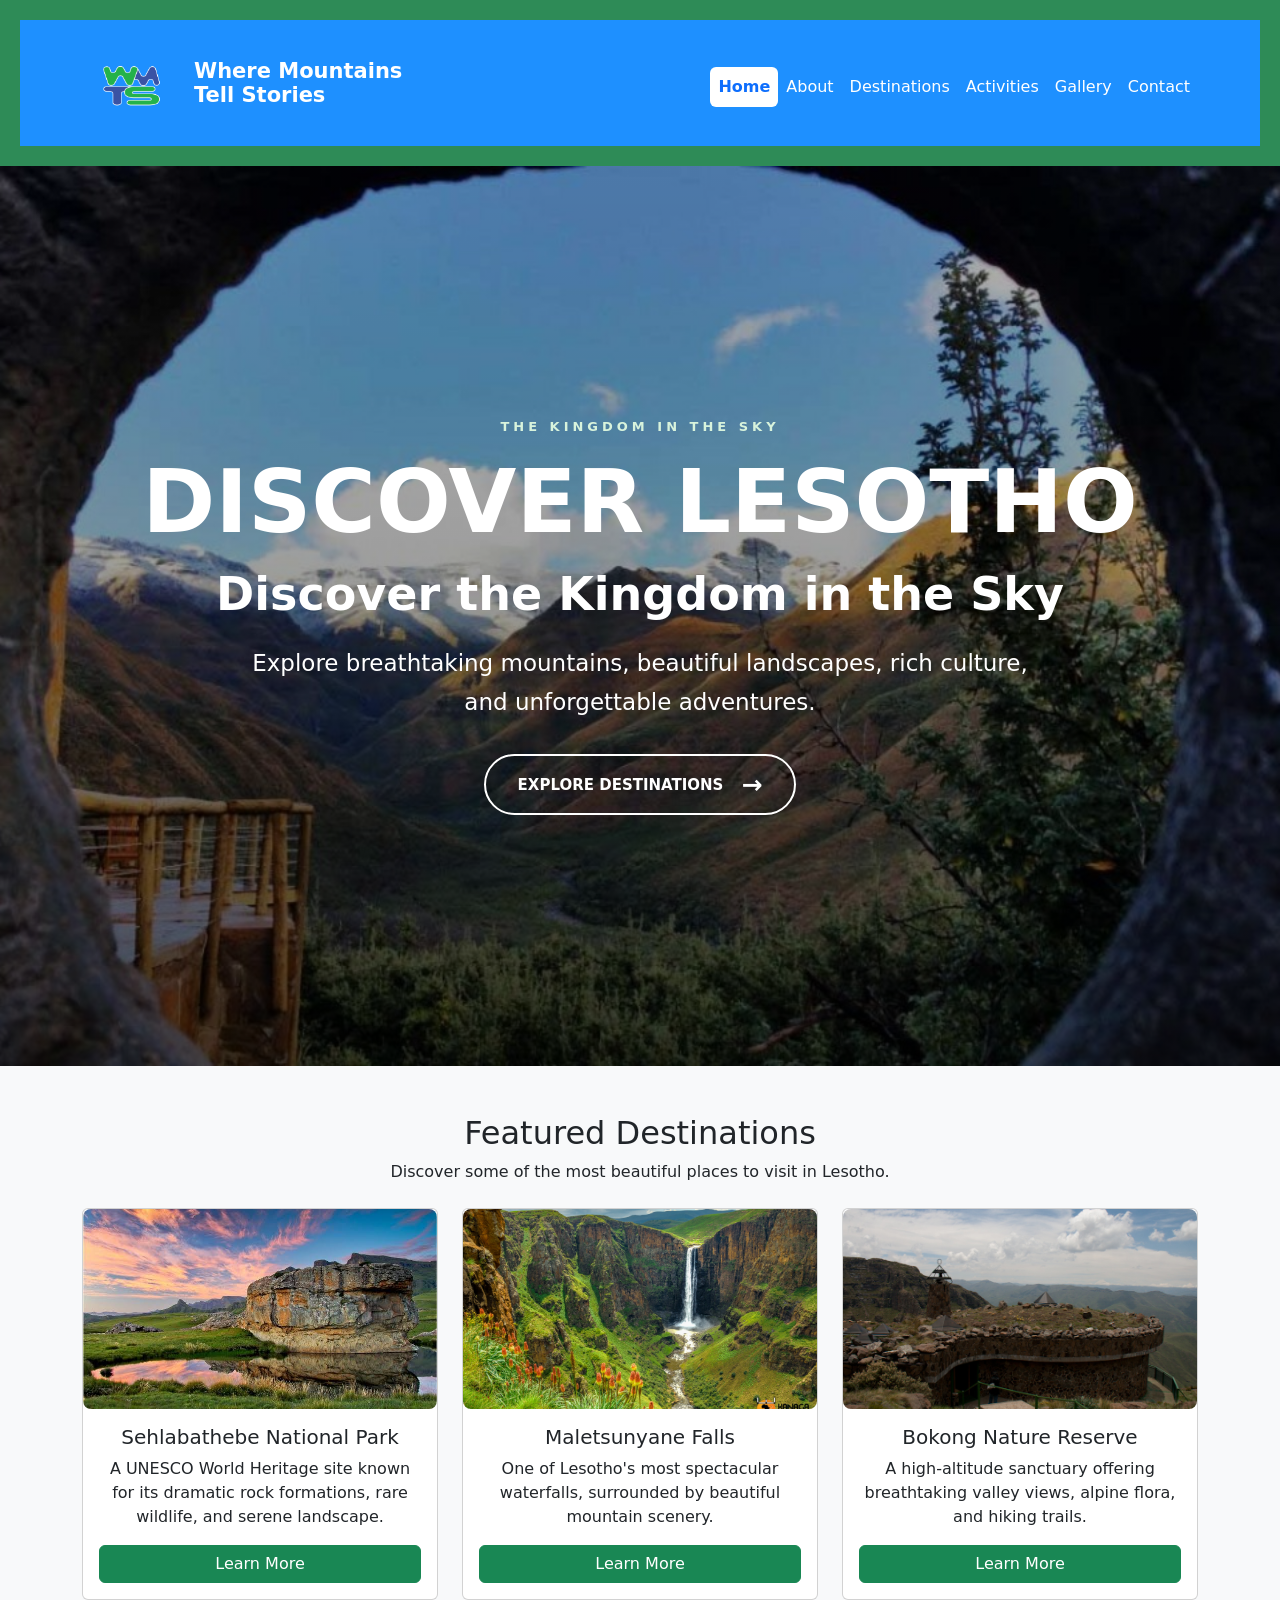
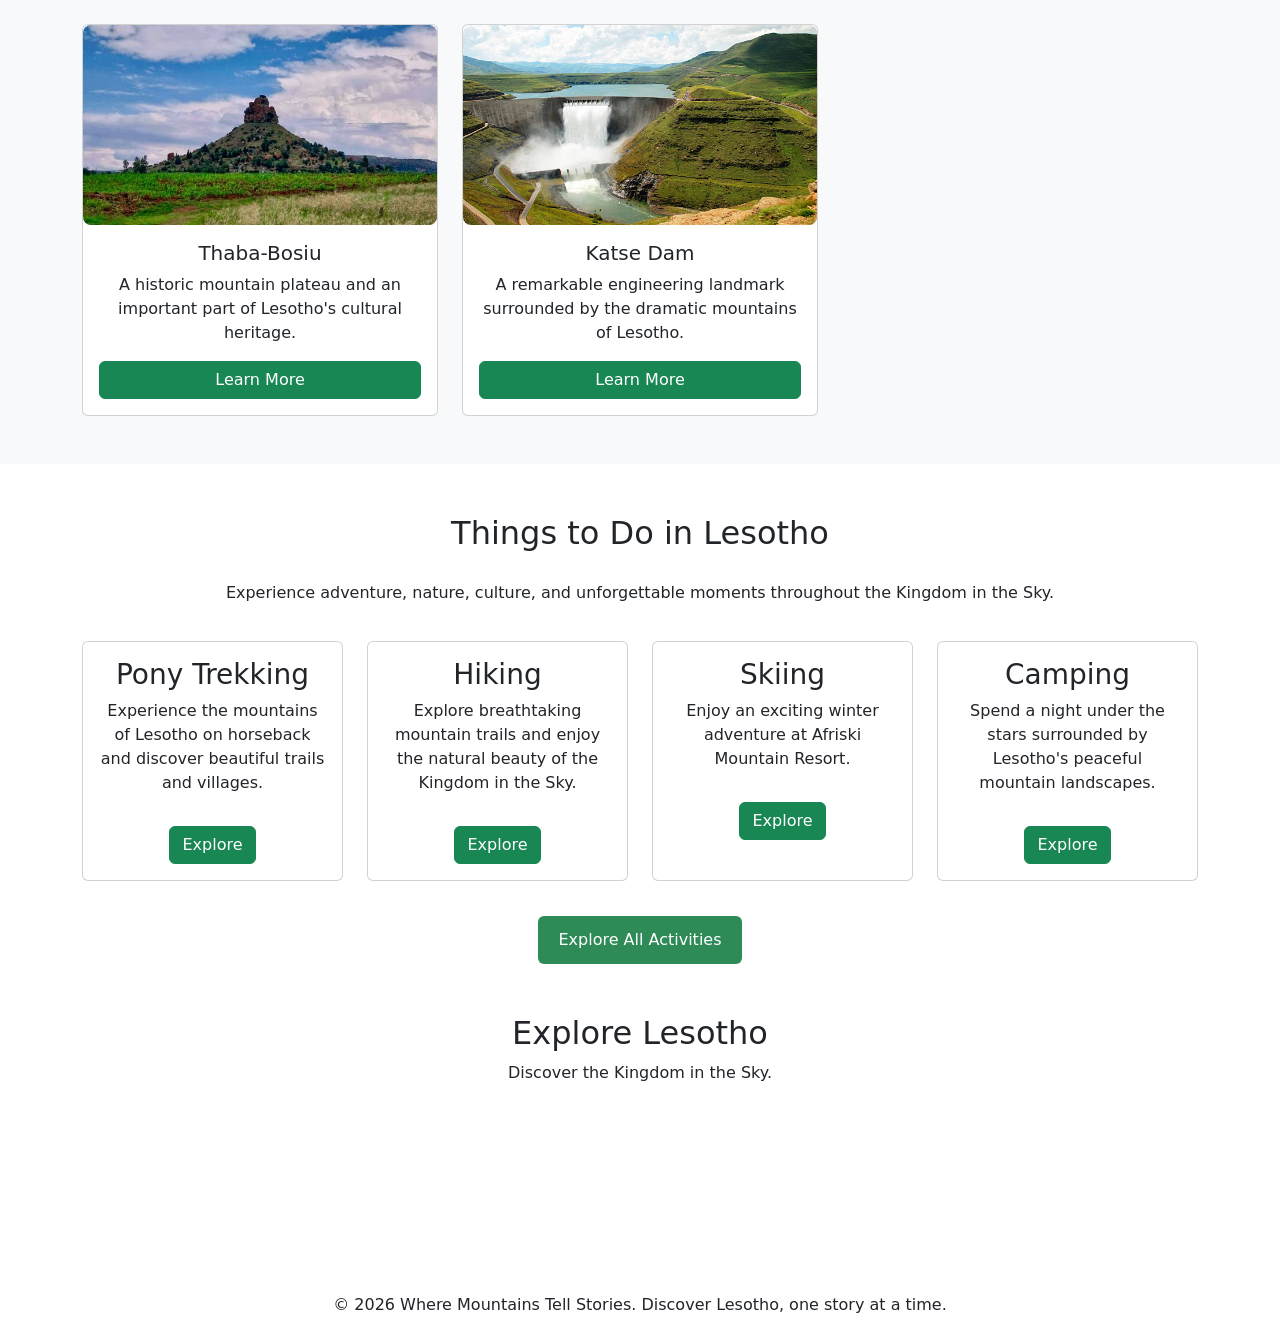
<file: index.html>
<!DOCTYPE html>
<html>
<head>
	<meta charset="utf-8">
	<meta name="viewport" content="width=device-width, initial-scale=1">
	<title>Tourist Attraction</title>

    <link rel="stylesheet" href="style.css">

    <link href="https://cdn.jsdelivr.net/npm/bootstrap@5.3.3/dist/css/bootstrap.min.css" rel="stylesheet">
</head>

<body>

	<header>
        
    <nav class="navbar navbar-expand-lg navbar-custom">

    <div class="container">

        <a class="navbar-brand website-brand" href="index.html">
    <img src="Logo (1)-01.png"
         alt="Where Mountains Tell Stories"
         class="logo">

    <span class="website-name">
        <span>Where Mountains</span>
        <span>Tell Stories</span>
    </span>
</a>

        <button class="navbar-toggler"
                type="button"
                data-bs-toggle="collapse"
                data-bs-target="#mainNavbar"
                aria-controls="mainNavbar"
                aria-expanded="false"
                aria-label="Toggle navigation">

            <span class="navbar-toggler-icon"></span>

        </button>

        <div class="collapse navbar-collapse" id="mainNavbar">

            <ul class="navbar-nav ms-auto">

                <li class="nav-item">
                    <a class="nav-link active"
                       href="index.html"
                       aria-current="page">Home</a>
                </li>

                <li class="nav-item">
                    <a class="nav-link text-white" href="about.html">
                        About
                    </a>
                </li>

                <li class="nav-item">
                    <a class="nav-link text-white" href="destinations.html">
                        Destinations
                    </a>
                </li>

                <li class="nav-item">
                    <a class="nav-link text-white" href="activities.html">
                        Activities
                    </a>
                </li>

                <li class="nav-item">
                    <a class="nav-link text-white" href="gallery.html">
                        Gallery
                    </a>
                </li>

                <li class="nav-item">
                    <a class="nav-link text-white" href="contact.html">
                        Contact
                    </a>
                </li>

            </ul>

        </div>

    </div>

</nav>

    </header>

    <main>

        <section class="home-hero">
            <img
                src="Lesotho.jpg"
                alt="The dramatic mountains and landscapes of Lesotho"
                class="home-hero-image"
            >

            <div class="home-hero-overlay">
                <div class="home-hero-content">
                    <p class="hero-eyebrow">THE KINGDOM IN THE SKY</p>

                    <h1>DISCOVER LESOTHO</h1>

                    <h2>Discover the Kingdom in the Sky</h2>

                    <p class="hero-description">
                        Explore breathtaking mountains, beautiful
                        landscapes, rich culture, and unforgettable
                        adventures.
                    </p>

                    <a href="destination.html" class="hero-cta">
                        Explore Destinations
                        <span aria-hidden="true">→</span>
                    </a>
                </div>
            </div>
        </section>

        <section class="py-5 bg-light">
            <div class="container">
                <h2 class="text-center mb-2">Featured Destinations</h2>
                <p class="text-center mb-4">Discover some of the most beautiful places to visit in Lesotho.</p>

                <div class="row g-4">
                    
                    <div class="col-md-4">
                        <article class="card h-100">
                            <img src="Sehlabathebe 2.jpg" class="card-img-top" alt="Sehlabathebe National Park">
                            <div class="card-body d-flex flex-column">
                                <h3 class="card-title h5">Sehlabathebe National Park</h3>
                                <p class="card-text flex-grow-1">
                                    A UNESCO World Heritage site known for its dramatic rock formations, rare wildlife, and serene landscape.
                                </p>
                                <a href="destination.html" class="btn btn-success mt-auto">Learn More</a>
                            </div>
                        </article>
                    </div>

                    <div class="col-md-4">
                        <article class="card h-100">
                            <img src="Maletsunyane.jpg" class="card-img-top" alt="Maletsunyane Falls">
                            <div class="card-body d-flex flex-column">
                                <h3 class="card-title h5">Maletsunyane Falls</h3>
                                <p class="card-text flex-grow-1">
                                    One of Lesotho's most spectacular waterfalls, surrounded by beautiful mountain scenery.
                                </p>
                                <a href="destination.html" class="btn btn-success mt-auto">Learn More</a>
                            </div>
                        </article>
                    </div>

                    <div class="col-md-4">
                        <article class="card h-100">
                            <img src="Bokong.jpg" class="card-img-top" alt="Bokong Nature Reserve">
                            <div class="card-body d-flex flex-column">
                                <h3 class="card-title h5">Bokong Nature Reserve</h3>
                                <p class="card-text flex-grow-1">
                                    A high-altitude sanctuary offering breathtaking valley views, alpine flora, and hiking trails.
                                </p>
                                <a href="destination.html" class="btn btn-success mt-auto">Learn More</a>
                            </div>
                        </article>
                    </div>

                    <div class="col-md-4">
                        <article class="card h-100">
                            <img src="Thaba-bosiu (3).jpg" class="card-img-top" alt="Thaba-Bosiu">
                            <div class="card-body d-flex flex-column">
                                <h3 class="card-title h5">Thaba-Bosiu</h3>
                                <p class="card-text flex-grow-1">
                                    A historic mountain plateau and an important part of Lesotho's cultural heritage.
                                </p>
                                <a href="destination.html" class="btn btn-success mt-auto">Learn More</a>
                            </div>
                        </article>
                    </div>

                    <div class="col-md-4">
                        <article class="card h-100">
                            <img src="Katse-dam (5).jpg" class="card-img-top" alt="Katse Dam">
                            <div class="card-body d-flex flex-column">
                                <h3 class="card-title h5">Katse Dam</h3>
                                <p class="card-text flex-grow-1">
                                    A remarkable engineering landmark surrounded by the dramatic mountains of Lesotho.
                                </p>
                                <a href="destination.html" class="btn btn-success mt-auto">Learn More</a>
                            </div>
                        </article>
                    </div>

                </div>
            </div>
        </section>

        <section>
            <h2>Things to Do in Lesotho</h2>

    <p>
        Experience adventure, nature, culture, and unforgettable
        moments throughout the Kingdom in the Sky.
    </p>

    <div class="container">

    <div class="row g-4">

        <div class="col-md-6 col-lg-3">

            <article class="card h-100">

                <div class="card-body">

                    <h3 class="card-title">Pony Trekking</h3>

                    <p class="card-text">
                        Experience the mountains of Lesotho on horseback
                        and discover beautiful trails and villages.
                    </p>

                    <a href="activities.html" class="btn btn-success">
                        Explore
                    </a>

                </div>

            </article>

        </div>


        <div class="col-md-6 col-lg-3">

            <article class="card h-100">

                <div class="card-body">

                    <h3 class="card-title">Hiking</h3>

                    <p class="card-text">
                        Explore breathtaking mountain trails and enjoy
                        the natural beauty of the Kingdom in the Sky.
                    </p>

                    <a href="activities.html" class="btn btn-success">
                        Explore
                    </a>

                </div>

            </article>

        </div>


        <div class="col-md-6 col-lg-3">

            <article class="card h-100">

                <div class="card-body">

                    <h3 class="card-title">Skiing</h3>

                    <p class="card-text">
                        Enjoy an exciting winter adventure at Afriski
                        Mountain Resort.
                    </p>

                    <a href="activities.html" class="btn btn-success">
                        Explore
                    </a>
                </div>
        </div>
                </article>


        <div class="col-md-6 col-lg-3">

            <article class="card h-100">

                <div class="card-body">

                    <h3 class="card-title">Camping</h3>

                    <p class="card-text">
                        Spend a night under the stars surrounded by
                        Lesotho's peaceful mountain landscapes.
                    </p>

                    <a href="activities.html" class="btn btn-success">
                        Explore
                    </a>

                </div>

            </article>

        </div>

    </div>

</div>

    <a href="activities.html">Explore All Activities</a>
        </section>

    </main>

<footer>
        <h2>Explore Lesotho</h2>

    <p>
        Discover the Kingdom in the Sky.
    </p>

    <nav>
        <ul>
            <li><a href="index.html">Home</a></li>
            <li><a href="about.html">About</a></li>
            <li><a href="destinations.html">Destinations</a></li>
            <li><a href="activities.html">Activities</a></li>
            <li><a href="gallery.html">Gallery</a></li>
            <li><a href="contact.html">Contact</a></li>
        </ul>
    </nav>

    <p>
        &copy; 2026 Where Mountains Tell Stories.
        Discover Lesotho, one story at a time.
    </p>
</footer>

    
<button id="backToTop" type="button" aria-label="Back to top">
    <span class="arrow-icon"></span>
</button>


    <script src="https://cdn.jsdelivr.net/npm/bootstrap@5.3.3/dist/js/bootstrap.bundle.min.js"></script>
    <script src="script.js"></script>

</body>

</html>
</file>
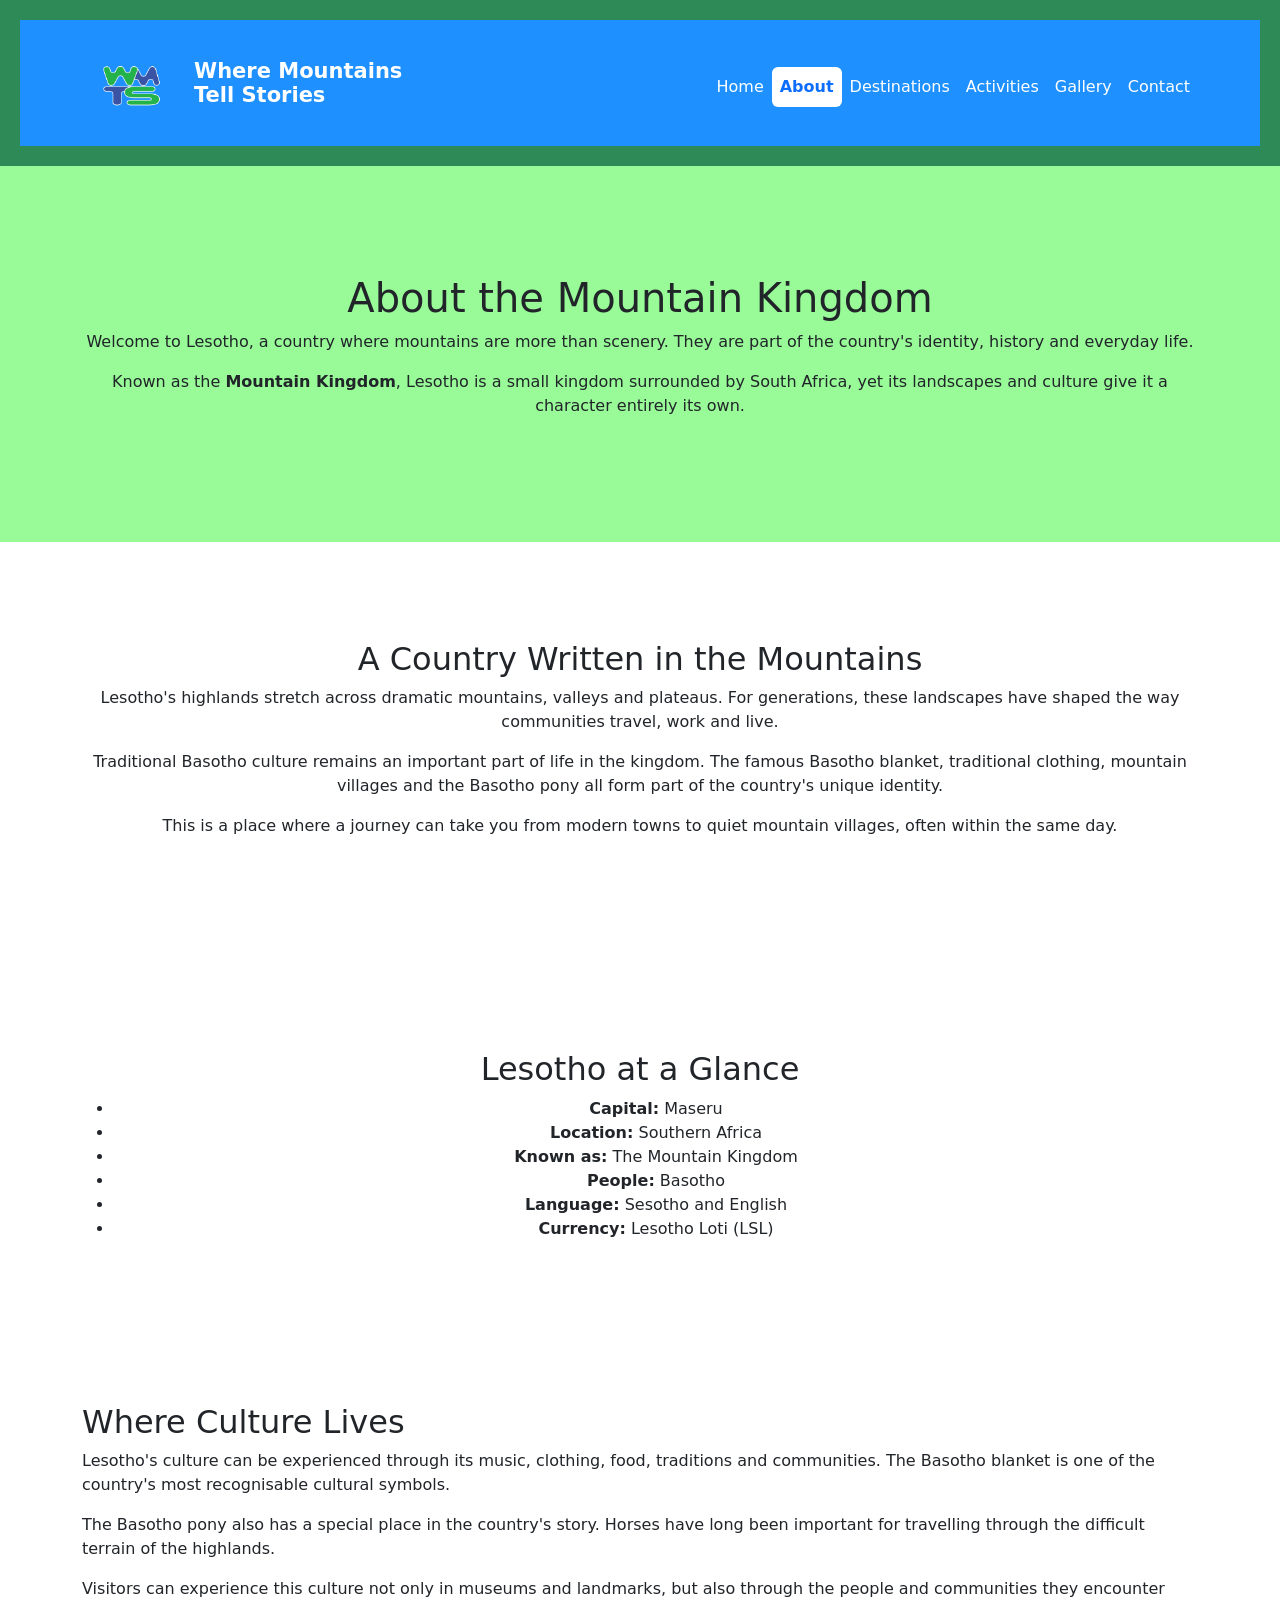
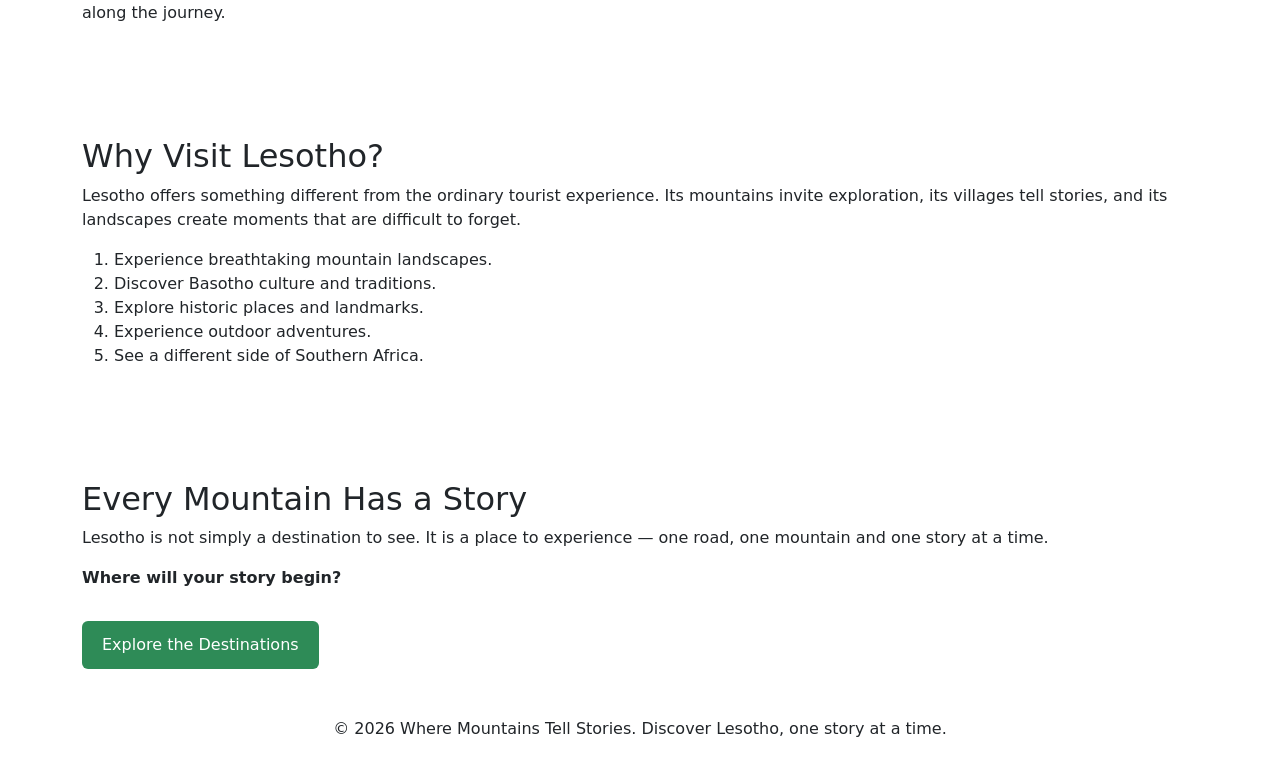
<file: about.html>
<!DOCTYPE html>
<html lang="en">

<head>

    <meta charset="UTF-8">

    <meta name="viewport" content="width=device-width, initial-scale=1.0">

    <title>About Lesotho | Where Mountains Tell Stories</title>

    <link rel="stylesheet" href="style.css">

    <link href="https://cdn.jsdelivr.net/npm/bootstrap@5.3.3/dist/css/bootstrap.min.css"
          rel="stylesheet">

</head>

<body>

    <header>

        <nav class="navbar navbar-expand-lg navbar-custom">

            <div class="container">

                <a class="navbar-brand website-brand" href="index.html">
                <img src="Logo (1)-01.png"
                alt="Where Mountains Tell Stories"
                class="logo">

                <span class="website-name">
                <span>Where Mountains</span>
                <span>Tell Stories</span>
                </span>
            </a>

                <button class="navbar-toggler"
                        type="button"
                        data-bs-toggle="collapse"
                        data-bs-target="#mainNavbar"
                        aria-controls="mainNavbar"
                        aria-expanded="false"
                        aria-label="Toggle navigation">

                    <span class="navbar-toggler-icon"></span>

                </button>


                <div class="collapse navbar-collapse" id="mainNavbar">

                    <ul class="navbar-nav ms-auto">

                        <li class="nav-item">
                            <a class="nav-link text-white" href="index.html">
                                Home
                            </a>
                        </li>

                        <li class="nav-item">
                            <a class="nav-link active"
                               href="about.html"
                               aria-current="page">About</a>
                        </li>

                        <li class="nav-item">
                            <a class="nav-link text-white" href="destination.html">
                                Destinations
                            </a>
                        </li>

                        <li class="nav-item">
                            <a class="nav-link text-white" href="activities.html">
                                Activities
                            </a>
                        </li>

                        <li class="nav-item">
                            <a class="nav-link text-white" href="gallery.html">
                                Gallery
                            </a>
                        </li>

                        <li class="nav-item">
                            <a class="nav-link text-white" href="contacts.html">
                                Contact
                            </a>
                        </li>

                    </ul>

                </div>

            </div>

        </nav>

    </header>


    <main>

        <!-- Introduction -->

        <section>

            <div class="container py-5">

                <h1>About the Mountain Kingdom</h1>

                <p>
                    Welcome to Lesotho, a country where mountains are
                    more than scenery. They are part of the country's
                    identity, history and everyday life.
                </p>

                <p>
                    Known as the <strong>Mountain Kingdom</strong>,
                    Lesotho is a small kingdom surrounded by South
                    Africa, yet its landscapes and culture give it a
                    character entirely its own.
                </p>

            </div>

        </section>


        <!-- The Story of Lesotho -->

        <section>

            <div class="container py-5">

                <h2>A Country Written in the Mountains</h2>

                <p>
                    Lesotho's highlands stretch across dramatic
                    mountains, valleys and plateaus. For generations,
                    these landscapes have shaped the way communities
                    travel, work and live.
                </p>

                <p>
                    Traditional Basotho culture remains an important
                    part of life in the kingdom. The famous Basotho
                    blanket, traditional clothing, mountain villages
                    and the Basotho pony all form part of the country's
                    unique identity.
                </p>

                <p>
                    This is a place where a journey can take you from
                    modern towns to quiet mountain villages, often
                    within the same day.
                </p>

            </div>

        </section>


        <!-- Quick Facts -->

        <section>

            <div class="container py-5">

                <h2>Lesotho at a Glance</h2>

                <ul>

                    <li>
                        <strong>Capital:</strong> Maseru
                    </li>

                    <li>
                        <strong>Location:</strong> Southern Africa
                    </li>

                    <li>
                        <strong>Known as:</strong> The Mountain Kingdom
                    </li>

                    <li>
                        <strong>People:</strong> Basotho
                    </li>

                    <li>
                        <strong>Language:</strong> Sesotho and English
                    </li>

                    <li>
                        <strong>Currency:</strong> Lesotho Loti (LSL)
                    </li>

                </ul>

            </div>

        </section>


        <!-- Culture -->

        <section>

            <div class="container py-5">

                <h2>Where Culture Lives</h2>

                <p>
                    Lesotho's culture can be experienced through its
                    music, clothing, food, traditions and communities.
                    The Basotho blanket is one of the country's most
                    recognisable cultural symbols.
                </p>

                <p>
                    The Basotho pony also has a special place in the
                    country's story. Horses have long been important
                    for travelling through the difficult terrain of
                    the highlands.
                </p>

                <p>
                    Visitors can experience this culture not only in
                    museums and landmarks, but also through the people
                    and communities they encounter along the journey.
                </p>

            </div>

        </section>


        <!-- Why Visit -->

        <section>

            <div class="container py-5">

                <h2>Why Visit Lesotho?</h2>

                <p>
                    Lesotho offers something different from the
                    ordinary tourist experience. Its mountains invite
                    exploration, its villages tell stories, and its
                    landscapes create moments that are difficult to
                    forget.
                </p>

                <ol>

                    <li>
                        Experience breathtaking mountain landscapes.
                    </li>

                    <li>
                        Discover Basotho culture and traditions.
                    </li>

                    <li>
                        Explore historic places and landmarks.
                    </li>

                    <li>
                        Experience outdoor adventures.
                    </li>

                    <li>
                        See a different side of Southern Africa.
                    </li>

                </ol>

            </div>

        </section>


        <!-- Closing Section -->

        <section>

            <div class="container py-5">

                <h2>Every Mountain Has a Story</h2>

                <p>
                    Lesotho is not simply a destination to see.
                    It is a place to experience — one road, one
                    mountain and one story at a time.
                </p>

                <p>
                    <strong>Where will your story begin?</strong>
                </p>

                <a href="destination.html">
                    Explore the Destinations
                </a>

            </div>

        </section>

    </main>


    <footer>

        <div class="container">

            <p>
                &copy; 2026 Where Mountains Tell Stories.
                Discover Lesotho, one story at a time.
            </p>

        </div>

    </footer>

    <button id="backToTop" type="button" aria-label="Back to top">
    <span class="arrow-icon"></span>
    </button>
    
    <script src="https://cdn.jsdelivr.net/npm/bootstrap@5.3.3/dist/js/bootstrap.bundle.min.js"></script>
    <script src="script.js"></script>

</body>

</html>
</file>
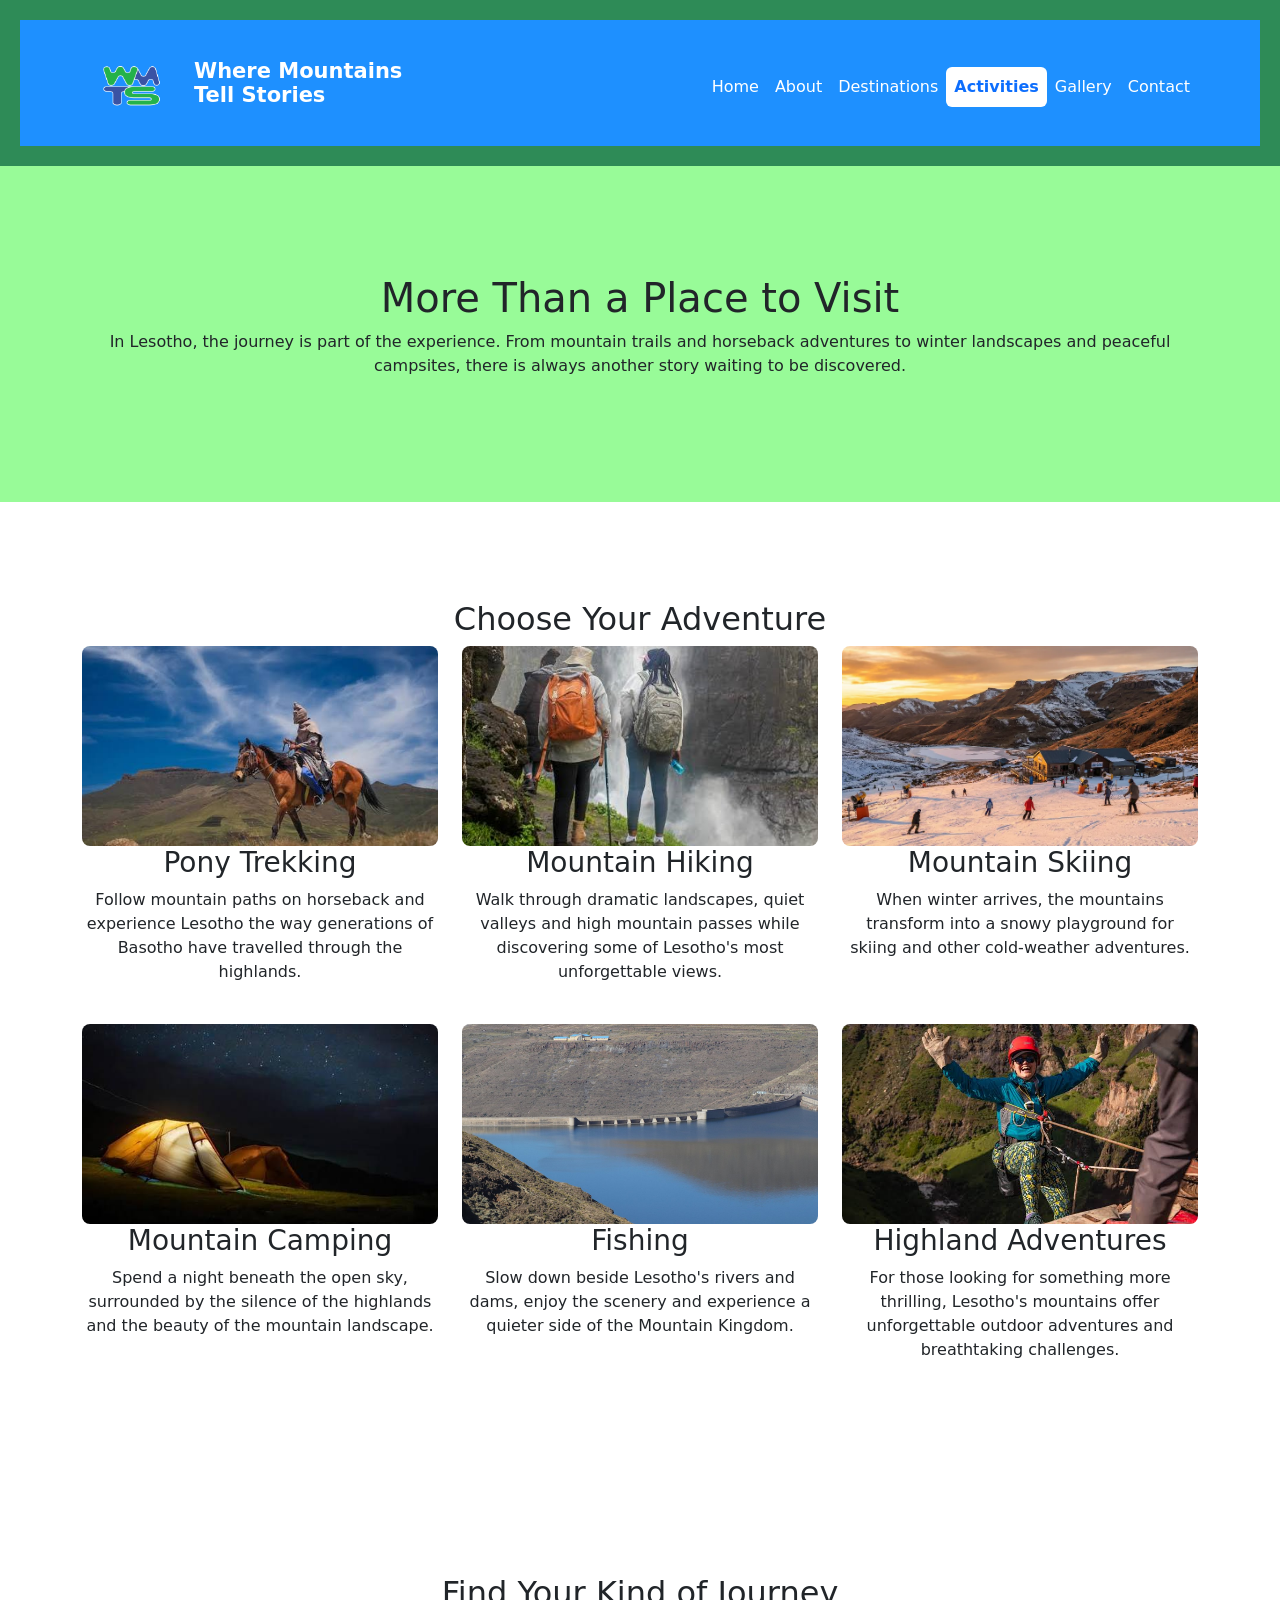
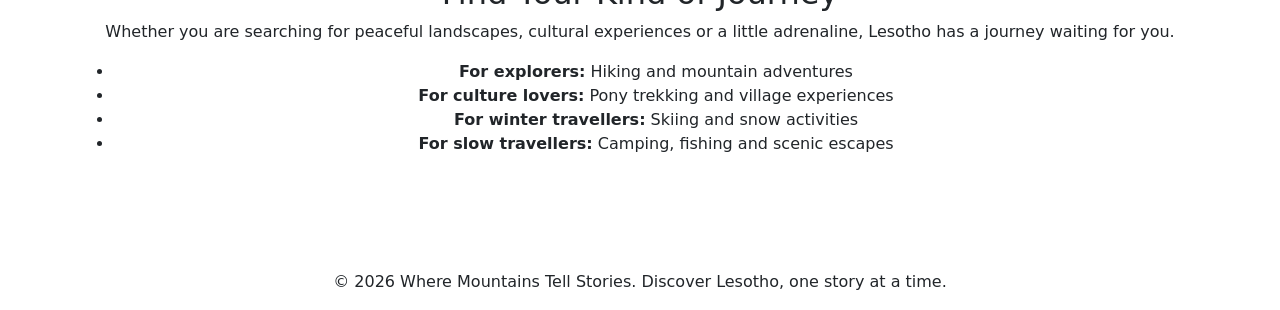
<file: activities.html>
<!DOCTYPE html>
<html>

<meta charset="utf-8">
    <meta name="viewport" content="width=device-width, initial-scale=1">
    <title>Where Mountains Tell Stories</title>

<head>

    <meta charset="UTF-8">

    <meta name="viewport" content="width=device-width, initial-scale=1.0">

    <title>Activities | Where Mountains Tell Stories</title>

    <link rel="stylesheet" href="style.css">

    <link href="https://cdn.jsdelivr.net/npm/bootstrap@5.3.3/dist/css/bootstrap.min.css"
          rel="stylesheet">

</head>

<body>

    <header>

        <nav class="navbar navbar-expand-lg navbar-custom">

            <div class="container">

                <a class="navbar-brand website-brand" href="index.html">
                <img src="Logo (1)-01.png"
                alt="Where Mountains Tell Stories"
                class="logo">

                <span class="website-name">
                <span>Where Mountains</span>
                <span>Tell Stories</span>
                </span>
            </a>

                <button class="navbar-toggler"
                        type="button"
                        data-bs-toggle="collapse"
                        data-bs-target="#mainNavbar"
                        aria-controls="mainNavbar"
                        aria-expanded="false"
                        aria-label="Toggle navigation">

                    <span class="navbar-toggler-icon"></span>

                </button>


                <div class="collapse navbar-collapse" id="mainNavbar">

                    <ul class="navbar-nav ms-auto">

                        <li class="nav-item">
                            <a class="nav-link text-white" href="index.html">
                                Home
                            </a>
                        </li>

                        <li class="nav-item">
                            <a class="nav-link text-white" href="about.html">
                                About
                            </a>
                        </li>

                        <li class="nav-item">
                            <a class="nav-link text-white" href="destination.html">
                                Destinations
                            </a>
                        </li>

                        <li class="nav-item">
                            <a class="nav-link active"
                               href="activities.html"
                               aria-current="page">Activities</a>
                        </li>

                        <li class="nav-item">
                            <a class="nav-link text-white" href="gallery.html">
                                Gallery
                            </a>
                        </li>

                        <li class="nav-item">
                            <a class="nav-link text-white" href="contacts.html">
                                Contact
                            </a>
                        </li>

                    </ul>

                </div>

            </div>

        </nav>

    </header>


    <main>

        

        <section>

            <div class="container py-5">

                <h1>More Than a Place to Visit</h1>

                <p>
                    In Lesotho, the journey is part of the experience.
                    From mountain trails and horseback adventures to
                    winter landscapes and peaceful campsites, there is
                    always another story waiting to be discovered.
                </p>

            </div>

        </section>


        

        <section>

            <div class="container py-5">

                <h2>Choose Your Adventure</h2>

                <div class="row g-4">


                    

                    <div class="col-md-6 col-lg-4">

                        <article>

                            <img src="pony trekking.jfif"
                                 class="img-fluid"
                                 alt="Pony trekking through the mountains of Lesotho">

                            <h3>Pony Trekking</h3>

                            <p>
                                Follow mountain paths on horseback and
                                experience Lesotho the way generations
                                of Basotho have travelled through the
                                highlands.
                            </p>

                        </article>

                    </div>


                   

                    <div class="col-md-6 col-lg-4">

                        <article>

                            <img src="hiking.jfif"
                                 class="img-fluid"
                                 alt="Hiking through the mountains of Lesotho">

                            <h3>Mountain Hiking</h3>

                            <p>
                                Walk through dramatic landscapes, quiet
                                valleys and high mountain passes while
                                discovering some of Lesotho's most
                                unforgettable views.
                            </p>

                        </article>

                    </div>


                   

                    <div class="col-md-6 col-lg-4">

                        <article>

                            <img src="skiing.webp"
                                 class="img-fluid"
                                 alt="Skiing in the mountains of Lesotho">

                            <h3>Mountain Skiing</h3>

                            <p>
                                When winter arrives, the mountains
                                transform into a snowy playground for
                                skiing and other cold-weather adventures.
                            </p>

                        </article>

                    </div>


                   

                    <div class="col-md-6 col-lg-4">

                        <article>

                            <img src="camping.jfif"
                                 class="img-fluid"
                                 alt="Camping in the Lesotho mountains">

                            <h3>Mountain Camping</h3>

                            <p>
                                Spend a night beneath the open sky,
                                surrounded by the silence of the
                                highlands and the beauty of the
                                mountain landscape.
                            </p>

                        </article>

                    </div>


                    

                    <div class="col-md-6 col-lg-4">

                        <article>

                            <img src="fishing.jpg"
                                 class="img-fluid"
                                 alt="Fishing in Lesotho">

                            <h3>Fishing</h3>

                            <p>
                                Slow down beside Lesotho's rivers and
                                dams, enjoy the scenery and experience
                                a quieter side of the Mountain Kingdom.
                            </p>

                        </article>

                    </div>


                    

                    <div class="col-md-6 col-lg-4">

                        <article>

                            <img src="adventure.jfif"
                                 class="img-fluid"
                                 alt="Outdoor adventure in Lesotho">

                            <h3>Highland Adventures</h3>

                            <p>
                                For those looking for something more
                                thrilling, Lesotho's mountains offer
                                unforgettable outdoor adventures and
                                breathtaking challenges.
                            </p>

                        </article>

                    </div>


                </div>

            </div>

        </section>


        

        <section>

            <div class="container py-5">

                <h2>Find Your Kind of Journey</h2>

                <p>
                    Whether you are searching for peaceful landscapes,
                    cultural experiences or a little adrenaline,
                    Lesotho has a journey waiting for you.
                </p>

                <ul>

                    <li>
                        <strong>For explorers:</strong>
                        Hiking and mountain adventures
                    </li>

                    <li>
                        <strong>For culture lovers:</strong>
                        Pony trekking and village experiences
                    </li>

                    <li>
                        <strong>For winter travellers:</strong>
                        Skiing and snow activities
                    </li>

                    <li>
                        <strong>For slow travellers:</strong>
                        Camping, fishing and scenic escapes
                    </li>

                </ul>

            </div>

        </section>

    </main>


    <footer>

        <div class="container">

            <p>
                &copy; 2026 Where Mountains Tell Stories.
                Discover Lesotho, one story at a time.
            </p>

        </div>

    </footer>

    <button id="backToTop" type="button" aria-label="Back to top">
    <span class="arrow-icon"></span>
    </button>
    
    <script src="https://cdn.jsdelivr.net/npm/bootstrap@5.3.3/dist/js/bootstrap.bundle.min.js"></script>
    <script src="script.js"></script>

</body>

</html>
</file>
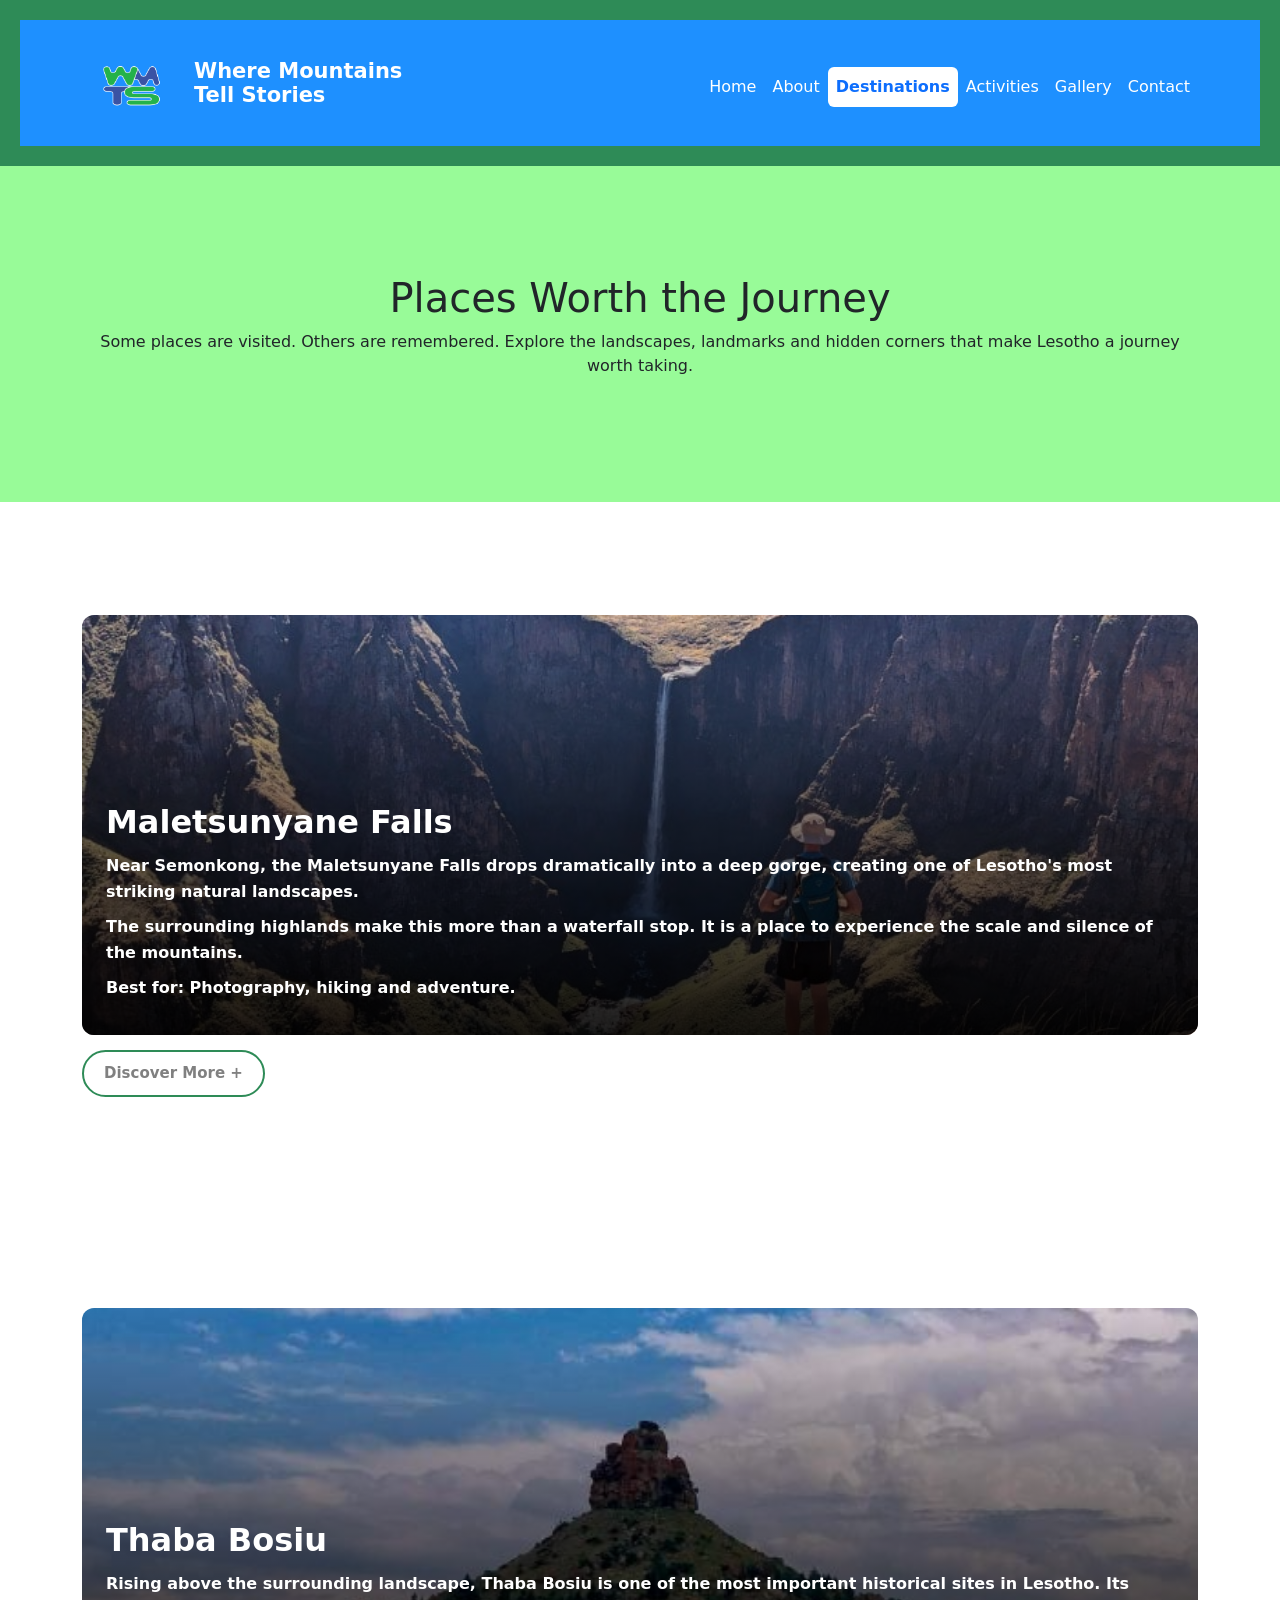
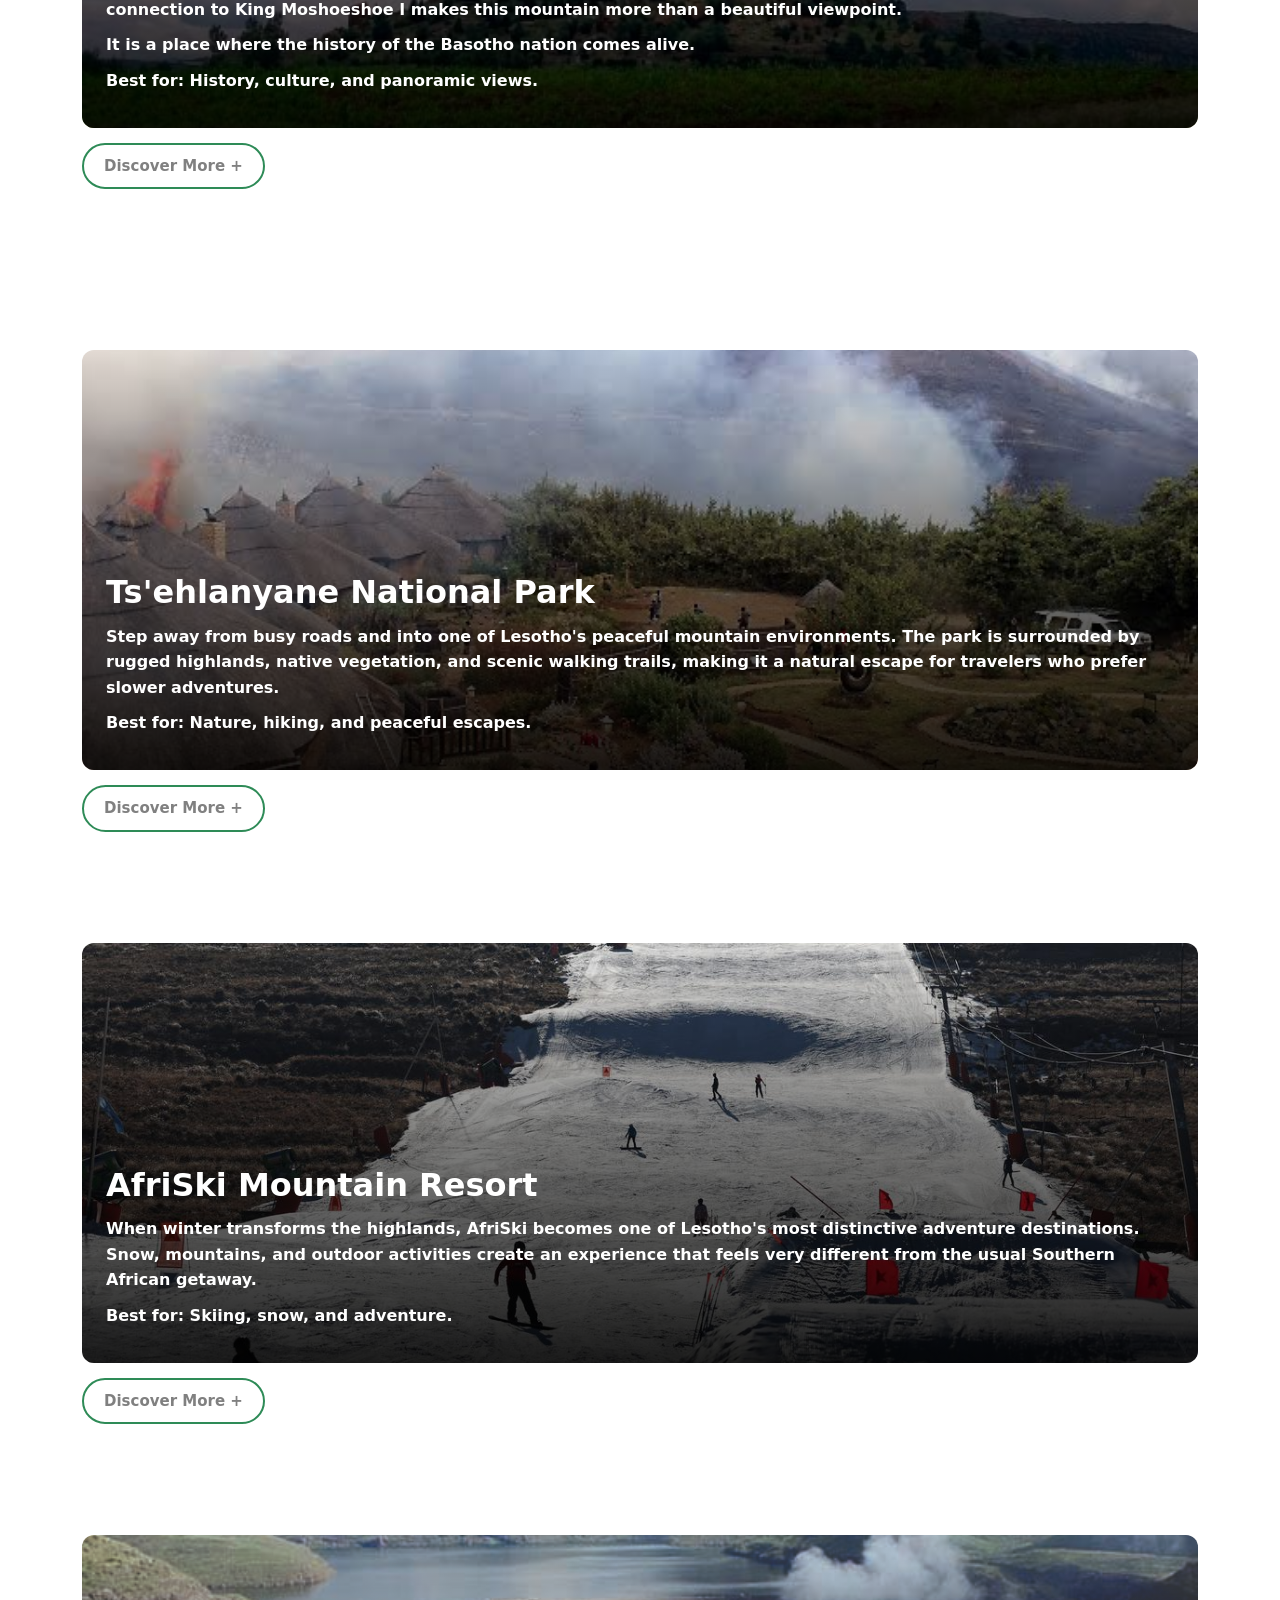
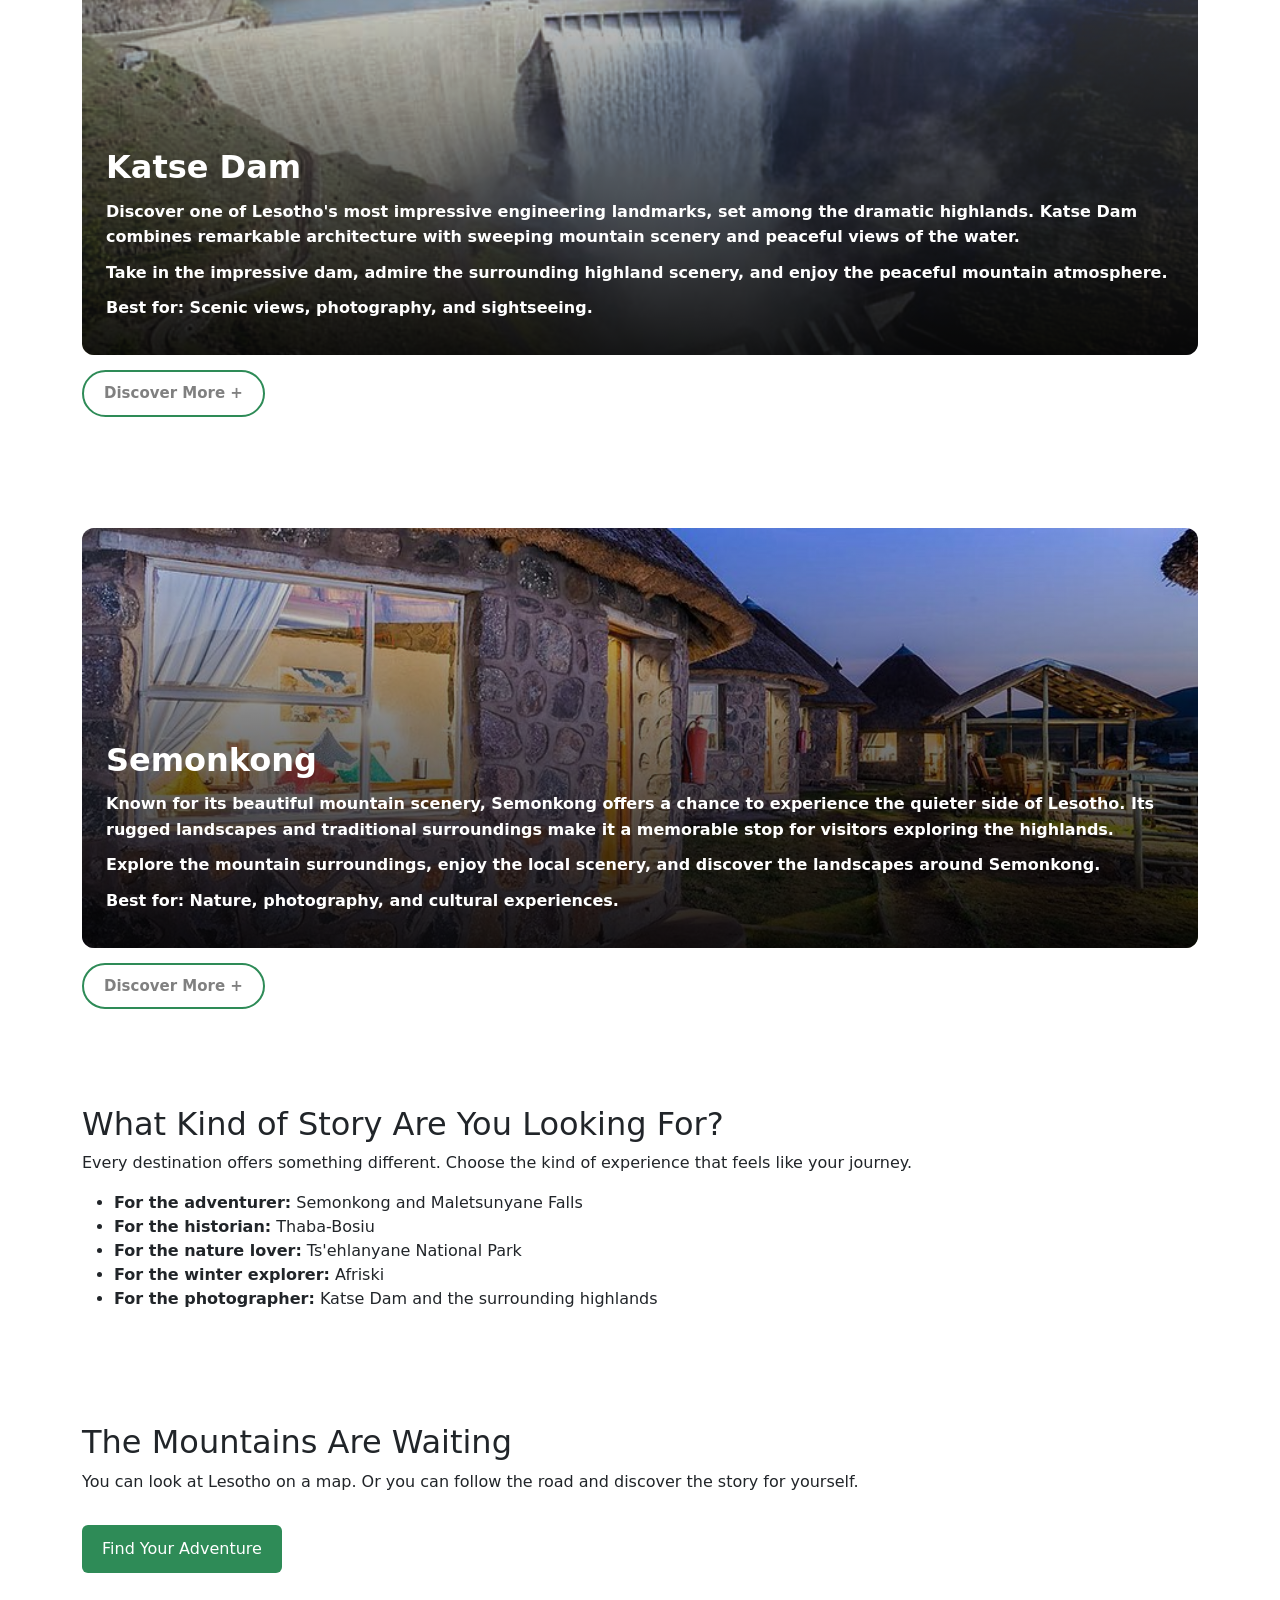
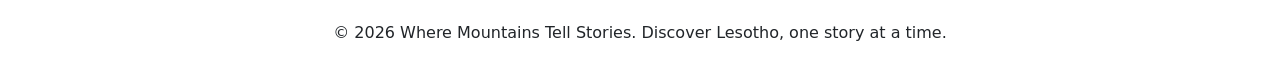
<file: destination.html>
<!DOCTYPE html>
<html lang="en">

<head>

    <meta charset="UTF-8">

    <meta name="viewport" content="width=device-width, initial-scale=1.0">

    <title>Destinations | Where Mountains Tell Stories</title>

    <link rel="stylesheet" href="style.css">

    <link href="https://cdn.jsdelivr.net/npm/bootstrap@5.3.3/dist/css/bootstrap.min.css"
          rel="stylesheet">

</head>

<body>

    <header>

        <nav class="navbar navbar-expand-lg navbar-custom">

            <div class="container">

                <a class="navbar-brand website-brand" href="index.html">
                <img src="Logo (1)-01.png"
                alt="Where Mountains Tell Stories"
                class="logo">

                <span class="website-name">
                <span>Where Mountains</span>
                <span>Tell Stories</span>
                </span>
            </a>


                <button class="navbar-toggler"
                        type="button"
                        data-bs-toggle="collapse"
                        data-bs-target="#mainNavbar"
                        aria-controls="mainNavbar"
                        aria-expanded="false"
                        aria-label="Toggle navigation">

                    <span class="navbar-toggler-icon"></span>

                </button>


                <div class="collapse navbar-collapse" id="mainNavbar">

                    <ul class="navbar-nav ms-auto">

                        <li class="nav-item">
                            <a class="nav-link text-white" href="index.html">
                                Home
                            </a>
                        </li>

                        <li class="nav-item">
                            <a class="nav-link text-white" href="about.html">
                                About
                            </a>
                        </li>

                        <li class="nav-item">
                            <a class="nav-link active"
                               href="destination.html"
                               aria-current="page">Destinations</a>
                        </li>

                        <li class="nav-item">
                            <a class="nav-link text-white" href="activities.html">
                                Activities
                            </a>
                        </li>

                        <li class="nav-item">
                            <a class="nav-link text-white" href="gallery.html">
                                Gallery
                            </a>
                        </li>

                        <li class="nav-item">
                            <a class="nav-link text-white" href="contacts.html">
                                Contact
                            </a>
                        </li>

                    </ul>

                </div>

            </div>

        </nav>

    </header>


    <main>

        <!-- Opening -->

        <section>

            <div class="container py-5">

                <h1>Places Worth the Journey</h1>

                <p>
                    Some places are visited. Others are remembered.
                    Explore the landscapes, landmarks and hidden corners
                    that make Lesotho a journey worth taking.
                </p>

            </div>

        </section>


        

        <section>

            <div class="container py-5">

                <article>

                    <div class="destination-photo">
                        <img src="Maletsunyane-falls.jpeg"
                             alt="Maletsunyane Falls plunging into a deep gorge in Lesotho"
                             class="destination-image">

                        <div class="destination-overlay">
                            <h2>Maletsunyane Falls</h2>

                            <p>
                                Near Semonkong, the Maletsunyane Falls drops
                                dramatically into a deep gorge, creating one of
                                Lesotho's most striking natural landscapes.
                            </p>

                            <p>
                                The surrounding highlands make this more than
                                a waterfall stop. It is a place to experience
                                the scale and silence of the mountains.
                            </p>

                            <p>
                                <strong>Best for:</strong> Photography, hiking
                                and adventure.
                            </p>
                        </div>
                    </div>

                    <button class="discover-btn" type="button"
                        onclick="toggleDestinationInfo('maletsunyaneInfo', this)">
                        Discover More +
                    </button>

                    <div id="maletsunyaneInfo" class="destination-extra" hidden>
                        <p><strong>What to experience:</strong> Take in the dramatic waterfall, explore the surrounding highlands, and enjoy the mountain scenery.</p>
                        <p><strong>Travel tip:</strong> Wear comfortable shoes and check local conditions before setting out on a hike.</p>
                    </div>

                </article>

            </div>

        </section>


        

        <section>

            <div class="container py-5">

                <article>

                    <div class="destination-photo">
                        <img src="Thaba-bosiu (3).jpg"
                             alt="The historic mountain landscape of Thaba Bosiu in Lesotho"
                             class="destination-image">

                        <div class="destination-overlay">
                            <h2>Thaba Bosiu</h2>

                            <p>
                                Rising above the surrounding landscape, Thaba Bosiu
                                is one of the most important historical sites in
                                Lesotho. Its connection to King Moshoeshoe I makes
                                this mountain more than a beautiful viewpoint.
                            </p>

                            <p>
                                It is a place where the history of the Basotho
                                nation comes alive.
                            </p>

                            <p>
                                <strong>Best for:</strong> History, culture,
                                and panoramic views.
                            </p>
                        </div>
                    </div>

                    <button class="discover-btn" type="button"
                        onclick="toggleDestinationInfo('thabaBosiuInfo', this)">
                        Discover More +
                    </button>

                    <div id="thabaBosiuInfo" class="destination-extra" hidden>
                        <p><strong>What to experience:</strong> Explore the historic mountain associated with King Moshoeshoe I and enjoy panoramic views of the surrounding landscape.</p>
                        <p><strong>Travel tip:</strong> Wear comfortable walking shoes and allow time to explore the historical site.</p>
                    </div>

                </article>

            </div>

        </section>


        

        <section>

            <div class="container py-5">

                <article>

                    <div class="destination-photo">
                        <img src="tsehlanyane-national-park.jpeg"
                             alt="The rugged mountain scenery and natural landscape of Ts'ehlanyane National Park"
                             class="destination-image">

                        <div class="destination-overlay">
                            <h2>Ts'ehlanyane National Park</h2>

                            <p>
                                Step away from busy roads and into one of
                                Lesotho's peaceful mountain environments.
                                The park is surrounded by rugged highlands,
                                native vegetation, and scenic walking trails,
                                making it a natural escape for travelers who
                                prefer slower adventures.
                            </p>

                            <p>
                                <strong>Best for:</strong> Nature, hiking,
                                and peaceful escapes.
                            </p>
                        </div>
                    </div>


                    <button class="discover-btn" type="button"
                        onclick="toggleDestinationInfo('tsEhlanyaneInfo', this)">
                        Discover More +
                    </button>

                    <div id="tsEhlanyaneInfo" class="destination-extra" hidden>
                        <p><strong>What to experience:</strong> Enjoy scenic walking trails, explore the native vegetation, and take in the rugged mountain landscape.</p>
                        <p><strong>Travel tip:</strong> Wear comfortable walking shoes and bring warm clothing for changing mountain weather.</p>
                    </div>

                </article>

            </div>

        </section>


        <section>

            <div class="container py-5">

                <article>


                    <div class="destination-photo">
                        <img src="afriski-mountain-resort.jpg"
                             alt="AfriSki Mountain Resort surrounded by Lesotho's high mountains"
                             class="destination-image">

                        <div class="destination-overlay">
                            <h2>AfriSki Mountain Resort</h2>

                            <p>
                                When winter transforms the highlands, AfriSki
                                becomes one of Lesotho's most distinctive
                                adventure destinations. Snow, mountains, and
                                outdoor activities create an experience that
                                feels very different from the usual Southern
                                African getaway.
                            </p>

                            <p>
                                <strong>Best for:</strong> Skiing, snow,
                                and adventure.
                            </p>
                        </div>
                    </div>

                    <button class="discover-btn" type="button"
                        onclick="toggleDestinationInfo('afriskiInfo', this)">
                        Discover More +
                    </button>

                    <div id="afriskiInfo" class="destination-extra" hidden>
                        <p><strong>What to experience:</strong> Enjoy snow activities, take in the dramatic highland scenery, and experience Lesotho's winter adventure atmosphere.</p>
                        <p><strong>Travel tip:</strong> Check seasonal snow conditions before travelling and pack warm clothing.</p>
                    </div>

                </article>

            </div>

        </section>


        

        <section>

            <div class="container py-5">

                <article>

                    <div class="destination-photo">
                        <img src="Katse-dam (7).jpg"
                             alt="Katse Dam and the surrounding Lesotho highlands"
                             class="destination-image">

                        <div class="destination-overlay">
                            <h2>Katse Dam</h2>

                            <p>
                                Discover one of Lesotho's most impressive
                                engineering landmarks, set among the dramatic
                                highlands. Katse Dam combines remarkable
                                architecture with sweeping mountain scenery
                                and peaceful views of the water.
                            </p>

                            <p>
                                Take in the impressive dam, admire the
                                surrounding highland scenery, and enjoy
                                the peaceful mountain atmosphere.
                            </p>

                            <p>
                                <strong>Best for:</strong> Scenic views,
                                photography, and sightseeing.
                            </p>
                        </div>
            </div>

                    <button class="discover-btn" type="button"
                        onclick="toggleDestinationInfo('katseDamInfo', this)">
                        Discover More +
                    </button>

                    <div id="katseDamInfo" class="destination-extra" hidden>
                        <p><strong>What to experience:</strong> Take in the impressive dam, admire the surrounding highland scenery, and enjoy the peaceful mountain atmosphere.</p>
                        <p><strong>Travel tip:</strong> Plan your journey ahead and check local access conditions before visiting.</p>
                    </div>

                </article>

            </div>

        </section>


        

        <section>

            <div class="container py-5">

                <article>

                    <div class="destination-photo">
                        <img src="semonkong-lodge.jpg"
                             alt="The mountainous landscape surrounding Semonkong in Lesotho"
                             class="destination-image">

                        <div class="destination-overlay">
                            <h2>Semonkong</h2>

                            <p>
                                Known for its beautiful mountain scenery,
                                Semonkong offers a chance to experience
                                the quieter side of Lesotho. Its rugged
                                landscapes and traditional surroundings
                                make it a memorable stop for visitors
                                exploring the highlands.
                            </p>

                            <p>
                                Explore the mountain surroundings, enjoy
                                the local scenery, and discover the
                                landscapes around Semonkong.
                            </p>

                            <p>
                                <strong>Best for:</strong> Nature, photography,
                                and cultural experiences.
                            </p>
                        </div>
                    </div>

                    <button class="discover-btn" type="button"
                        onclick="toggleDestinationInfo('semonkongInfo', this)">
                        Discover More +
                    </button>

                    <div id="semonkongInfo" class="destination-extra" hidden>
                        <p><strong>What to experience:</strong> Explore the mountain surroundings, enjoy the local scenery, and discover the landscapes around Semonkong.</p>
                        <p><strong>Travel tip:</strong> Allow enough travel time, as mountain roads can make journeys slower.</p>
                    </div>

                </article>

            </div>

        </section>


        

        <section>

            <div class="container py-5">

                <h2>What Kind of Story Are You Looking For?</h2>

                <p>
                    Every destination offers something different.
                    Choose the kind of experience that feels like
                    your journey.
                </p>

                <ul>

                    <li>
                        <strong>For the adventurer:</strong>
                        Semonkong and Maletsunyane Falls
                    </li>

                    <li>
                        <strong>For the historian:</strong>
                        Thaba-Bosiu
                    </li>

                    <li>
                        <strong>For the nature lover:</strong>
                        Ts'ehlanyane National Park
                    </li>

                    <li>
                        <strong>For the winter explorer:</strong>
                        Afriski
                    </li>

                    <li>
                        <strong>For the photographer:</strong>
                        Katse Dam and the surrounding highlands
                    </li>

                </ul>

            </div>

        </section>


        

        <section>

            <div class="container py-5">

                <h2>The Mountains Are Waiting</h2>

                <p>
                    You can look at Lesotho on a map.
                    Or you can follow the road and discover the story
                    for yourself.
                </p>

                <a href="activities.html">
                    Find Your Adventure
                </a>

            </div>

        </section>

    </main>


    <footer>

        <div class="container">

            <p>
                &copy; 2026 Where Mountains Tell Stories.
                Discover Lesotho, one story at a time.
            </p>

        </div>

    </footer>

    <button id="backToTop" type="button" aria-label="Back to top">
    <span class="arrow-icon"></span>
    </button>
    
    <script src="https://cdn.jsdelivr.net/npm/bootstrap@5.3.3/dist/js/bootstrap.bundle.min.js"></script>
    <script src="script.js"></script>

</body>

</html>
</file>
<file: style.css>
*{
	box-sizing: border-box;
}

.logo{
    height: 200px;
    width: auto;
    display: block;
}

body{
	margin: 0;
	font-family: Arial, sans-serif;
	line-height: 1.6;
	color: dimgrey;
	background-color: whitesmoke;
}

header {
    background-color: seagreen;
    color: white;
    padding: 20px;
}

footer h2 {
    text-align: center;

}

footer p {
    text-align: center;

}

nav h1 {
    margin: 0;
}

nav ul {
    list-style: none;
    padding: 0;
    margin: 15px 0 0;
}

nav li {
    margin-bottom: 8px;
}

nav a {
    color: white;
    text-decoration: none;
}

nav a:hover {
    text-decoration: underline;
}

main section:first-child:not(.home-hero) {
    padding: 60px 20px;
    text-align: center;
    background-color: palegreen;
}

main section:first-child:not(.home-hero) img {
    width: 100%;
    max-width: 900px;
    height: 400px;
    object-fit: cover;
    border-radius: 12px;
}

a {
    color: dodgerblue;
}

main a {
    display: inline-block;
    margin-top: 15px;
    padding: 12px 20px;
    background-color: seagreen;
    color: white;
    text-decoration: none;
    border-radius: 6px;
    transition: 0.3s;
}

main a:hover {
    background-color: dodgerblue;
    transform: translateY(-2px);
}

main section:nth-child(2) > article:hover,
main section:nth-child(3) > article:hover {
    transform: translateY(-5px);
}

main section:nth-child(2) img {
    width: 100%;
    height: 200px;
    object-fit: cover;
    border-radius: 8px;
}

main section:nth-child(2),
main section:nth-child(3) {
    padding: 50px 20px;
    text-align: center;
}

main section:nth-child(2) > h2,
main section:nth-child(2) > p,
main section:nth-child(3) > h2,
main section:nth-child(3) > p {
    width: 100%;
}

main section:nth-child(2),
main section:nth-child(3) {
    display: flex;
    flex-wrap: wrap;
    justify-content: center;
    gap: 20px;
}

main section:nth-child(2) > article,
main section:nth-child(3) > article {
    flex: 1 1 280px;
    max-width: 350px;
}

/* Whole navigation background */
.navbar-custom {
    background-color: dodgerblue;
    padding: 15px 0;
}

/* Website name */
.website-name {
    color: white !important;
    font-weight: bold;
}

/* Navigation links */
.navbar-custom .nav-link {
    color: white !important;
    font-weight: 600;
    transition: 0.3s;
}

/* Hover effect */
.navbar-custom .nav-link:hover {
    background-color: white;
    color: #0d6efd !important;
    border-radius: 6px;
}

.website-brand {
    display: flex;
    align-items: center;
    gap: 12px;
    text-decoration: none;
}

.logo {
    width: 100px;
    height: auto;
    object-fit: contain;
}

.website-name {
    display: flex;
    flex-direction: column;
    color: white !important;
    font-size: 21px;
    font-weight: 900;
    line-height: 1.15;
}

.navbar-custom .nav-link {
    color: white !important;
    font-weight: 500;
}


/* Highlight the page the visitor is currently viewing */
.navbar-custom .nav-link.active {
    background-color: white;
    color: #0d6efd !important;
    font-weight: 800;
    border-radius: 6px;
}

/* CONTACT PAGE HERO */

.contact-hero {
    background: linear-gradient(
        rgba(10, 35, 30, 0.72),
        rgba(10, 35, 30, 0.82)
    ),
    url("Pictures/Lithaba.jpg") center/cover no-repeat;

    color: white;
    padding: 110px 20px;
    min-height: 480px;
    display: flex;
    align-items: center;
}

.hero-label {
    color: #d8f3dc;
    font-size: 13px;
    font-weight: bold;
    letter-spacing: 3px;
    margin-bottom: 20px;
}

.contact-hero h1 {
    font-size: clamp(38px, 6vw, 68px);
    font-weight: 900;
    line-height: 1.1;
    max-width: 750px;
    margin-bottom: 24px;
}

.hero-description {
    font-size: 18px;
    line-height: 1.8;
    max-width: 600px;
    margin-bottom: 30px;
}

.hero-button {
    display: inline-block;
    background-color: #d8f3dc;
    color: #1b4332;
    padding: 14px 26px;
    border-radius: 6px;
    text-decoration: none;
    font-weight: bold;
    transition: 0.3s;
}

.hero-button:hover {
    background-color: dodgerblue;
    color: #1b4332;
    transform: translateY(-3px);
}

/* JOURNEY PLANNER SECTION */

.journey-section {
    background-color: #f5f5f0;
    padding: 30px 0;
}

.journey-section h2 {
    color: seagreen;
    font-size: clamp(28px, 4vw, 40px);
    font-weight: 800;
    margin-bottom: 12px;
}

.journey-section .container > p {
    color: seagreen;
    margin-bottom: 30px;
}

/* Booking card */

.booking-card {
    max-width: 850px;
    margin: 35px auto;
    padding: 35px;
    background: white;
    border-radius: 18px;
    box-shadow: 0 15px 45px rgba(27, 67, 50, 0.12);
    border: 1px solid #e4ebe5;
}

.booking-heading {
    padding-bottom: 24px;
    margin-bottom: 28px;
    border-bottom: 1px solid grey;
}

.booking-label {
    color: seagreen;
    font-size: 12px;
    font-weight: 800;
    letter-spacing: 2px;
    margin-bottom: 10px;
}

.booking-heading h3 {
    color: seagreen;
    font-size: 30px;
    font-weight: 800;
    margin-bottom: 10px;
}

.booking-heading p:last-child {
    color: seagreen;
    margin-bottom: 0;
}

/* Form fields */

#bookingForm {
    display: grid;
    grid-template-columns: repeat(2, minmax(0, 1fr));
    gap: 22px;
}

#bookingForm > div {
    display: flex;
    flex-direction: column;
    gap: 8px;
}

#bookingForm label {
    color: seagreen;
    font-size: 14px;
    font-weight: 700;
}

#bookingForm input,
#bookingForm select,
#bookingForm textarea {
    width: 100%;
    padding: 13px 14px;
    border: 1px solid dodgerblue;
    border-radius: 8px;
    background-color: white;
    color: grey;
    font: inherit;
    outline: none;
    transition: border-color 0.2s, box-shadow 0.2s;
}

#bookingForm input:focus,
#bookingForm select:focus,
#bookingForm textarea:focus {
    border-color: black;
    box-shadow: 0 0 0 3px rgba(45, 106, 79, 0.12);
}

#bookingForm textarea {
    resize: vertical;
}

#bookingForm > div:nth-last-of-type(1) {
    grid-column: 1 / -1;
}

/* Submit button */

#bookingForm button {
    grid-column: 1 / -1;
    padding: 15px 20px;
    border: none;
    border-radius: 8px;
    background-color: seagreen;
    color: white;
    font-weight: 800;
    cursor: pointer;
    transition: background-color 0.25s, transform 0.25s;
}

#bookingForm button:hover {
    background-color: dodgerblue;
    transform: translateY(-2px);
}

/* Mobile layout */

@media (max-width: 600px) {
    .booking-card {
        padding: 22px 18px;
        margin: 25px auto;
    }

    #bookingForm {
        grid-template-columns: 1fr;
        gap: 18px;
    }

    #bookingForm > div:nth-last-of-type(1),
    #bookingForm button {
        grid-column: 1;
    }

    .booking-heading h3 {
        font-size: 25px;
    }
}


/*CONTACT INFORMATION CARDS*/
.contact-cards {
    display: grid;
    grid-template-columns: repeat(3, minmax(0, 1fr));
    gap: 22px;
    margin-top: 35px;
}

.contact-card {
    background: ghostwhite;
    padding: 30px 22px;
    border: 1px solid dodgerblue;
    border-radius: 15px;
    box-shadow: 0 8px 25px rgba(27, 67, 50, 0.07);
    transition: transform 0.25s, box-shadow 0.25s;
}

.contact-card:hover {
    transform: translateY(-6px);
    box-shadow: 0 15px 35px rgba(27, 67, 50, 0.13);
}

.contact-icon {
    display: flex;
    align-items: center;
    justify-content: center;
    width: 50px;
    height: 50px;
    margin-bottom: 20px;
    border-radius: 12px;
    background: dodgerblue;
    color: dodgerblue;
    font-size: 27px;
}

.contact-card h3 {
    color: seagreen;
    font-size: 21px;
    font-weight: 800;
    margin-bottom: 12px;
}

.contact-card p {
    color: seagreen;
    line-height: 1.7;
    margin-bottom: 15px;
}

.contact-card a,
.contact-card span {
    color: white;
    font-weight: 700;
    overflow-wrap: anywhere;
    background-color: seagreen;
}

@media (max-width: 768px) {
    .contact-cards {
        grid-template-columns: 1fr;
    }
}


/* HAVE A QUESTION SECTION */
.question-section {
    background: white;
    padding: 65px 20px;
}

.question-section h2 {
    color: seagreen;
    font-size: clamp(30px, 4vw, 42px);
    font-weight: 900;
    margin-bottom: 14px;
}

.question-section .container > p {
    color: seagreen;
    font-size: 16px;
    line-height: 1.8;
    max-width: 650px;
    margin-bottom: 35px;
}

/* CONTACT FORM CARD */
#contactForm {
    max-width: 850px;
    margin: 0 auto;
    padding: 35px;
    background: ghostwhite;
    border: 1px solid dodgerblue;
    border-radius: 18px;
    box-shadow: 0 12px 35px rgba(27, 67, 50, 0.09);
    display: grid;
    grid-template-columns: repeat(2, minmax(0, 1fr));
    gap: 22px;
}

#contactForm > div {
    display: flex;
    flex-direction: column;
    gap: 8px;
}

#contactForm label {
    color: seagreen;
    font-size: 14px;
    font-weight: 700;
}

#contactForm input,
#contactForm textarea {
    width: 100%;
    padding: 13px 14px;
    border: 1px solid dodgerblue;
    border-radius: 8px;
    background: white;
    color: black;
    font: inherit;
    outline: none;
    transition: border-color 0.2s, box-shadow 0.2s;
}

#contactForm input:focus,
#contactForm textarea:focus {
    border-color: black;
    box-shadow: 0 0 0 3px rgba(45, 106, 79, 0.12);
}

#contactForm textarea {
    resize: vertical;
}

/* Make the message field and button span both columns */
#contactForm > div:last-of-type,
#contactForm button {
    grid-column: 1 / -1;
}

#contactForm button {
    padding: 15px 20px;
    border: none;
    border-radius: 8px;
    background: seagreen;
    color: white;
    font-weight: 800;
    cursor: pointer;
    transition: background 0.25s, transform 0.25s;
}

#contactForm button:hover {
    background: dodgerblue;
    transform: translateY(-2px);
}

/* PHONE LAYOUT */
@media (max-width: 600px) {
    #contactForm {
        grid-template-columns: 1fr;
        padding: 22px 18px;
    }

    #contactForm > div:last-of-type,
    #contactForm button {
        grid-column: 1;
    }
}

#backToTop {
    display: none;
    position: fixed;
    bottom: 25px;
    right: 25px;
    z-index: 1000;
    width: 48px;
    height: 48px;
    border: none;
    border-radius: 50%;
    color: skyblue;
    font-size: 28px;
    cursor: pointer;
    box-shadow: 0 4px 12px rgba(0, 0, 0, 0.2);
    transition: background 0.3s, transform 0.3s;
}

#backToTop:hover {
    transform: translateY(-4px);
}

html {
    scroll-behavior: smooth;
}



#backToTop {
    display: none;
    position: fixed;
    bottom: 25px;
    right: 25px;
    z-index: 1000;
    width: 48px;
    height: 48px;
    border: none;
    border-radius: 50%;
    color: greenyellow;
    cursor: pointer;
}

.arrow-icon {
    display: inline-block;
    width: 14px;
    height: 14px;
    border-top: 3px solid currentColor;
    border-left: 3px solid currentColor;
    transform: translateY(4px) rotate(45deg);
}

#backToTop:hover {
    color: transparent;
    transform: translateY(-4px);
}


/* Destination Discover More buttons */
.discover-btn {
    display: inline-block;
    margin-top: 15px;
    padding: 10px 20px;
    border: 2px solid seagreen;
    border-radius: 30px;
    background: transparent;
    color: grey;
    font-size: 15px;
    font-weight: 600;
    cursor: pointer;
    transition: all 0.3s ease;
    display: block;
    width: fit-content;
}

/* Hover and keyboard focus */
.discover-btn:hover,
.discover-btn:focus-visible {
    background: dodgerblue;
    align: center;
    color: white;
    border-color: seagreen;
    box-shadow: 0 5px 15px rgba(27, 67, 50, 0.2);
    transform: translateY(-3px);
}

/* Press effect */
.discover-btn:active {
    transform: translateY(0) scale(0.97);
}

/* Extra destination information */
.destination-extra {
    margin-top: 15px;
    padding: 18px;
    border-left: 4px solid dodgerblue;
    border-radius: 8px;
    background: whitesmoke;
    color: black;
    animation: destinationReveal 0.35s ease;
}

.destination-extra p:last-child {
    margin-bottom: 0;
}

@keyframes destinationReveal {
    from {
        opacity: 0;
        transform: translateY(-8px);
    }

    to {
        opacity: 1;
        transform: translateY(0);
    }
}

@media (prefers-reduced-motion: reduce) {
    .discover-btn,
    .destination-extra {
        animation: none;
        transition: none;
    }
}


/* Destination photo and text overlay */
.destination-photo {
    position: relative;
    width: 100%;
    height: 420px;
    overflow: hidden;
    border-radius: 12px;
    margin: 15px 0;
    background: grey;
}

.destination-photo .destination-image {
    display: block;
    width: 100%;
    height: 100%;
    object-fit: cover;
    margin: 0;
    border-radius: 0;
    transition: transform 0.4s ease;
}

.destination-photo:hover .destination-image {
    transform: scale(1.04);
}

.destination-overlay {
    position: absolute;
    inset: 0;
    display: flex;
    flex-direction: column;
    justify-content: flex-end;
    padding: 24px;
    color: white;
    background: linear-gradient(
        to top,
        rgba(0, 0, 0, 0.88),
        rgba(0, 0, 0, 0.48) 55%,
        rgba(0, 0, 0, 0.05)
    );


text-align: left;
align-items: flex-start;

}

.destination-overlay h2 {
    color: white;
    font-weight: 800;
    margin-bottom: 12px;
}

.destination-overlay p {
    color: white;
    font-weight: 600;
    line-height: 1.6;
    margin-bottom: 10px;
}

@media (max-width: 576px) {
    .destination-photo {
        height: 460px;
    }

    .destination-overlay {
        padding: 16px;
    }

    .destination-overlay p {
        font-size: 14px;
    }
}



/* HOMEPAGE HERO */
.home-hero {
    position: relative;
    isolation: isolate;
    width: 100%;
    height: 100vh;
    min-height: 600px;
    margin: 0;
    padding: 0;
    overflow: hidden;
    background-color: #1b4332;
}

/* Full-width photograph behind the hero text */
.home-hero-image {
    position: absolute;
    inset: 0;
    display: block;
    width: 100%;
    height: 100%;
    max-width: none;
    object-fit: cover;
    object-position: center;
    border-radius: 0;
    z-index: -2;
}

/* Dark overlay keeps white text readable */
.home-hero-overlay {
    position: relative;
    z-index: 0;
    display: flex;
    align-items: center;
    justify-content: center;
    width: 100%;
    height: 100%;
    min-height: 600px;
    padding: 60px 24px;
    background: linear-gradient(
        to bottom,
        rgba(0, 0, 0, 0.30),
        rgba(0, 0, 0, 0.38) 45%,
        rgba(0, 0, 0, 0.68)
    );
}

.home-hero-content {
    position: relative;
    z-index: 1;
    width: 100%;
    max-width: 1100px;
    margin: 0 auto;
    text-align: center;
    color: #ffffff;
}

.home-hero-content .hero-eyebrow {
    margin: 0 auto 18px;
    color: #d8f3dc;
    font-size: 13px;
    font-weight: 800;
    letter-spacing: 4px;
    line-height: 1.5;
}

.home-hero-content h1 {
    margin: 0 0 18px;
    color: #ffffff;
    font-size: clamp(42px, 7vw, 88px);
    font-weight: 900;
    line-height: 1.08;
}

.home-hero-content h2 {
    margin: 0 0 22px;
    color: #ffffff;
    font-size: clamp(24px, 4vw, 46px);
    font-weight: 800;
    line-height: 1.2;
}

.home-hero-content .hero-description {
    max-width: 780px;
    margin: 0 auto 32px;
    color: #ffffff;
    font-size: clamp(16px, 2vw, 23px);
    font-weight: 500;
    line-height: 1.7;
}

/* Homepage call-to-action button: class matches index.html */
.hero-cta {
    display: inline-flex;
    align-items: center;
    justify-content: center;
    gap: 18px;
    margin-top: 0;
    padding: 16px 32px;
    border: 2px solid #ffffff;
    border-radius: 50px;
    color: #ffffff;
    background: transparent;
    text-decoration: none;
    text-transform: uppercase;
    font-size: 15px;
    font-weight: 800;
    transition: background-color 0.3s ease, color 0.3s ease,
                transform 0.3s ease, box-shadow 0.3s ease;
}

.hero-cta:hover,
.hero-cta:focus-visible {
    background: #ffffff;
    color: #1b4332;
    transform: translateY(-3px);
    box-shadow: 0 8px 24px rgba(0, 0, 0, 0.25);
}

.hero-cta span {
    font-size: 25px;
    line-height: 1;
}

/* Keep the existing contact-page hero button working */
.hero-button {
    display: inline-block;
    background-color: #d8f3dc;
    color: #1b4332;
    padding: 14px 26px;
    border-radius: 6px;
    text-decoration: none;
    font-weight: bold;
    transition: 0.3s;
}

.hero-button:hover {
    background-color: dodgerblue;
    color: #1b4332;
    transform: translateY(-3px);
}

@media (max-width: 576px) {
    .home-hero {
        height: 85vh;
        min-height: 560px;
    }

    .home-hero-overlay {
        min-height: 560px;
        padding: 45px 18px;
    }

    .home-hero-content h1 {
        font-size: clamp(38px, 10vw, 58px);
    }

    .home-hero-content h2 {
        font-size: clamp(22px, 6vw, 32px);
    }

    .home-hero-content .hero-description {
        font-size: 16px;
    }

    .hero-cta {
        padding: 14px 22px;
        font-size: 13px;
    }
}

@media (prefers-reduced-motion: reduce) {
    .hero-cta,
    .hero-button {
        transition: none;
    }
}
</file>
